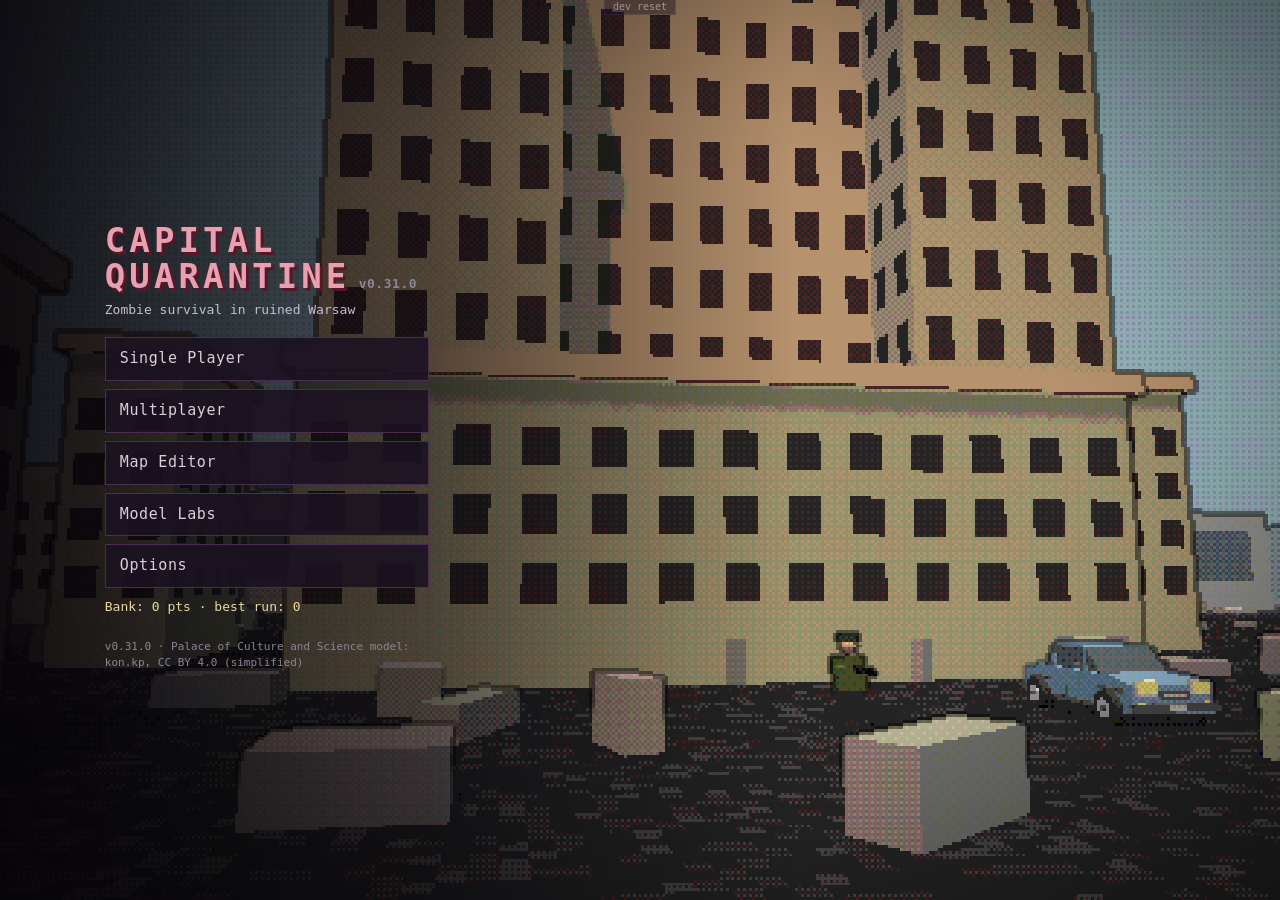
<file: index.html>
<!DOCTYPE html>
<html lang="en">
<head>
<meta charset="utf-8">
<meta name="viewport" content="width=device-width, initial-scale=1">
<meta http-equiv="Content-Security-Policy" content="default-src 'none'; script-src 'self'; style-src 'self'; img-src 'self' data: https://tile.openstreetmap.org https://server.arcgisonline.com; connect-src 'self'; base-uri 'none'; form-action 'none'">
<title>Capital Quarantine — Free Zombie Survival Browser Game</title>
<meta name="description" content="Capital Quarantine: free post-apocalyptic zombie survival shooter in your browser. Top-down isometric pixel-art 3D, ruined Warsaw and the Palace of Culture and Science, day and night cycle, drivable cars with chase and cockpit views, base building with sentry guns and barricades, built-in map editor. No download, no install.">
<meta name="keywords" content="Capital Quarantine, Warsaw zombie game, Warsaw game, zombie survival game, post-apocalyptic browser game, free browser game, HTML5 game, top-down shooter, isometric pixel art, Palace of Culture and Science, Warsaw game, base building game, driving game, tower defense, map editor, three.js game, no download, play online">
<meta name="robots" content="index, follow, max-image-preview:large">
<meta name="author" content="michalstankiewicz4-cell">
<meta name="theme-color" content="#120b18">
<link rel="canonical" href="https://michalstankiewicz4-cell.github.io/VS/">
<link rel="alternate" hreflang="en" href="https://michalstankiewicz4-cell.github.io/VS/">
<link rel="alternate" hreflang="x-default" href="https://michalstankiewicz4-cell.github.io/VS/">
<link rel="icon" type="image/png" href="assets/icon.png">
<meta property="og:type" content="website">
<meta property="og:site_name" content="Capital Quarantine">
<meta property="og:title" content="Capital Quarantine — Free Zombie Survival Browser Game">
<meta property="og:description" content="Survive the zombie apocalypse in ruined Warsaw. Start under the Palace of Culture and Science, shoot, earn points, build your base. Pixel-art 3D, plays in your browser, no download.">
<meta property="og:url" content="https://michalstankiewicz4-cell.github.io/VS/">
<meta property="og:image" content="https://michalstankiewicz4-cell.github.io/VS/assets/og-image.png">
<meta property="og:image:type" content="image/png">
<meta property="og:image:width" content="1200">
<meta property="og:image:height" content="630">
<meta property="og:image:alt" content="Start of Capital Quarantine: the player stands in front of the Palace of Culture and Science as zombies close in">
<meta property="og:locale" content="en_US">
<meta name="twitter:card" content="summary_large_image">
<meta name="twitter:title" content="Capital Quarantine — Free Zombie Survival Browser Game">
<meta name="twitter:description" content="Post-apocalyptic Warsaw, Palace of Culture and Science, zombies, day and night, base building. Play free in your browser.">
<meta name="twitter:image" content="https://michalstankiewicz4-cell.github.io/VS/assets/og-image.png">
<meta name="twitter:image:alt" content="Player in front of the Palace of Culture and Science in Capital Quarantine">
<script type="application/ld+json">
{"@context":"https://schema.org","@type":"VideoGame","name":"Capital Quarantine","url":"https://michalstankiewicz4-cell.github.io/VS/","image":"https://michalstankiewicz4-cell.github.io/VS/assets/og-image.png","description":"Free post-apocalyptic zombie survival shooter in the browser. Top-down isometric pixel-art 3D, ruined Warsaw with the Palace of Culture and Science, day and night cycle, base building and a map editor.","genre":["Survival","Shooter","Zombie","Base building"],"gamePlatform":"Web browser","applicationCategory":"Game","operatingSystem":"Any (HTML5, WebGL)","playMode":"SinglePlayer","inLanguage":["pl","en"],"isAccessibleForFree":true,"offers":{"@type":"Offer","price":"0","priceCurrency":"USD"},"author":{"@type":"Person","name":"michalstankiewicz4-cell","url":"https://github.com/michalstankiewicz4-cell"},"keywords":"zombie survival, post-apocalyptic, Warsaw, Palace of Culture and Science, browser game, pixel art, base building"}
</script>
<link rel="stylesheet" href="css/base.css">
<link rel="stylesheet" href="css/menu.css">
<link rel="stylesheet" href="css/hud.css">
</head>
<body>
<noscript><h1>Capital Quarantine</h1><p>Free post-apocalyptic zombie survival shooter for your browser: top-down isometric pixel-art 3D, ruined Warsaw and the Palace of Culture and Science, day and night cycle, base building with sentry guns, barricades and bunkers, and a built-in map editor. JavaScript and WebGL are required to play.</p></noscript>
<div id="app"></div>
<div id="ui"></div>
<script type="module" src="js/main.js"></script>
</body>
</html>
</file>
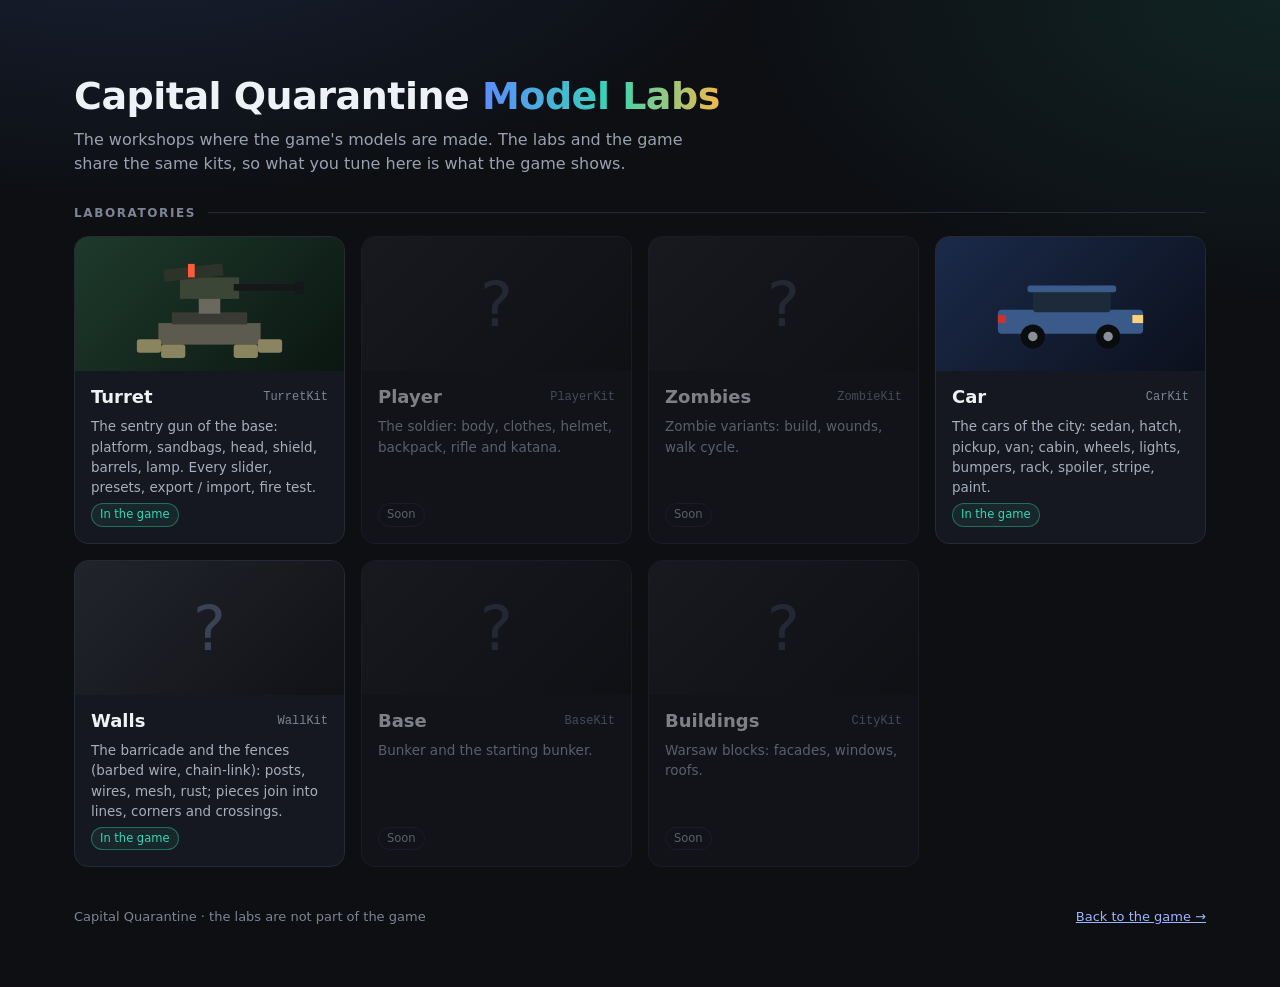
<file: labs.html>
<!DOCTYPE html>
<html lang="en">
<head>
<meta charset="utf-8">
<meta name="viewport" content="width=device-width, initial-scale=1">
<meta http-equiv="Content-Security-Policy" content="default-src 'none'; script-src 'self'; style-src 'self'; img-src 'self' data:; connect-src 'self'; base-uri 'none'; form-action 'none'">
<title>Capital Quarantine — Model Labs</title>
<meta name="description" content="The model labs of Capital Quarantine: the game's models built from code, with sliders, in your browser.">
<meta name="robots" content="noindex">
<link rel="icon" type="image/png" href="assets/icon.png">
<link rel="stylesheet" href="css/lab.css">
</head>
<body class="hub">
<!-- The labs' start screen: a tile for every model lab. The labs and the game share the same kits (js/turretkit/ ...), so what is tuned here is what the game shows. Not part of the game. -->
<main>
  <h1>Capital Quarantine <span>Model Labs</span></h1>
  <p class="lead">The workshops where the game's models are made. The labs and the game share the same kits, so what you tune here is what the game shows.</p>
  <h2>Laboratories</h2>
  <div class="grid" id="labs"></div>
  <footer><span>Capital Quarantine · the labs are not part of the game</span><a href="index.html">Back to the game →</a></footer>
</main>
<script type="module" src="js/labs/hub.js"></script>
</body>
</html>
</file>
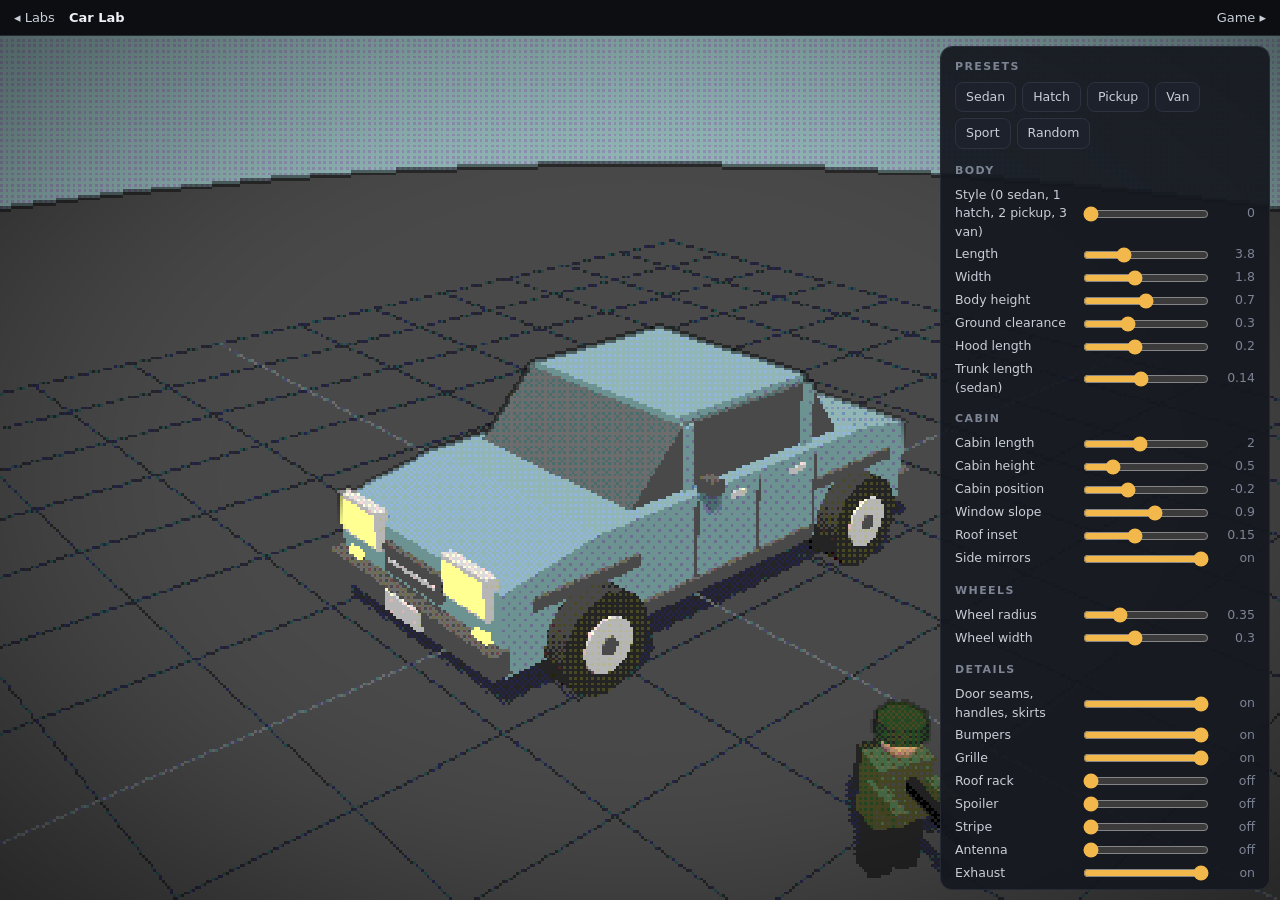
<file: labs/car.html>
<!DOCTYPE html>
<html lang="en">
<head>
<meta charset="utf-8">
<meta name="viewport" content="width=device-width, initial-scale=1">
<meta http-equiv="Content-Security-Policy" content="default-src 'none'; script-src 'self'; style-src 'self'; img-src 'self' data:; connect-src 'self'; base-uri 'none'; form-action 'none'">
<title>Car Lab — Capital Quarantine</title>
<meta name="robots" content="noindex">
<link rel="icon" type="image/png" href="../assets/icon.png">
<link rel="stylesheet" href="../css/lab.css">
</head>
<body class="lab">
<!-- Car lab: the cars (js/carkit/carkit.js) with every parameter on a slider; the script is js/labs/car.js. Not part of the game. -->
<div class="bar"><a href="../labs.html">◂ Labs</a><b>Car Lab</b><span class="sp"></span><a href="../index.html">Game ▸</a></div>
<div id="view"></div>
<div id="panel"></div>
<script type="module" src="../js/labs/car.js"></script>
</body>
</html>
</file>
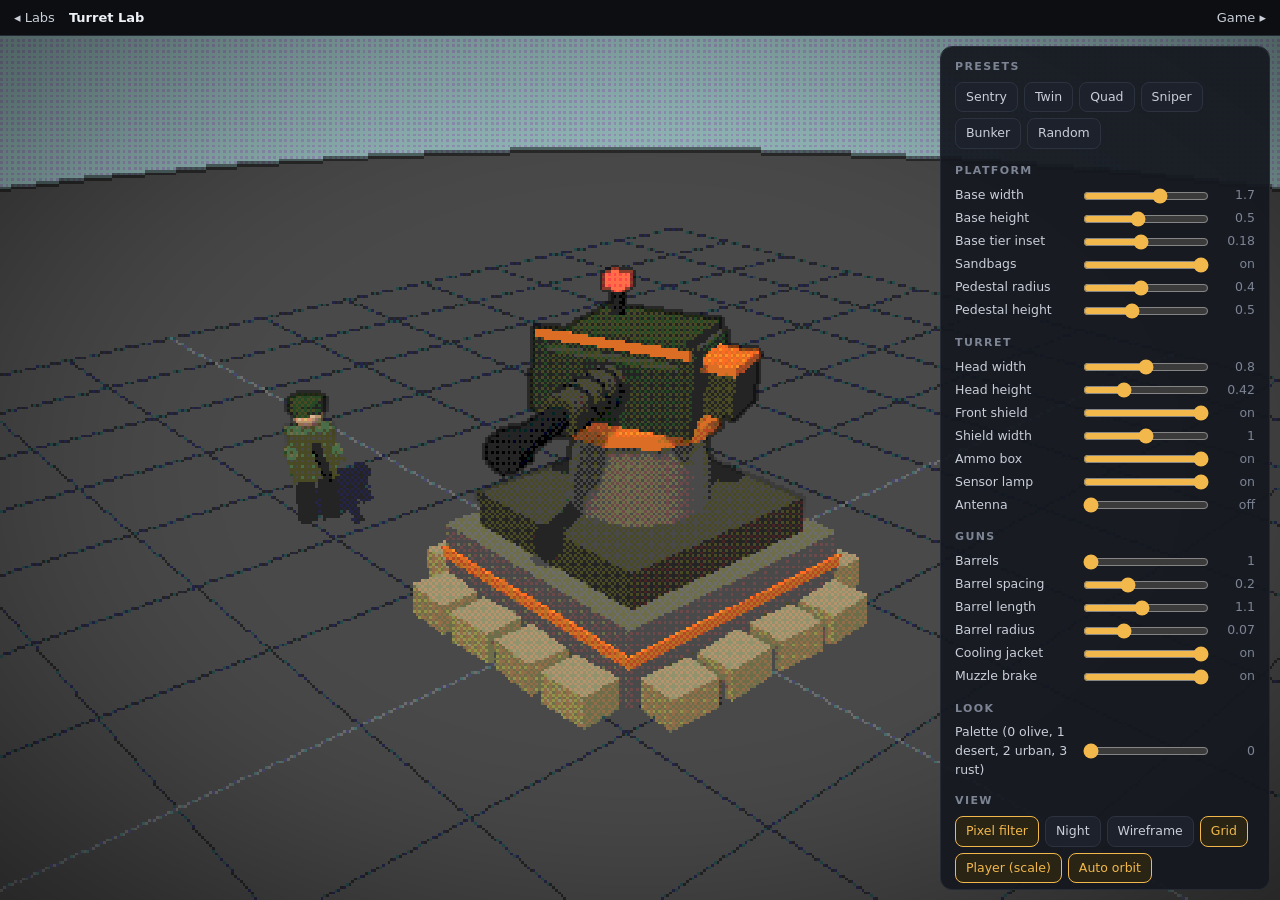
<file: labs/turret.html>
<!DOCTYPE html>
<html lang="en">
<head>
<meta charset="utf-8">
<meta name="viewport" content="width=device-width, initial-scale=1">
<meta http-equiv="Content-Security-Policy" content="default-src 'none'; script-src 'self'; style-src 'self'; img-src 'self' data:; connect-src 'self'; base-uri 'none'; form-action 'none'">
<title>Turret Lab — Capital Quarantine</title>
<meta name="robots" content="noindex">
<link rel="icon" type="image/png" href="../assets/icon.png">
<link rel="stylesheet" href="../css/lab.css">
</head>
<body class="lab">
<!-- Turret lab: the base's sentry gun (js/turretkit/turretkit.js) with every parameter on a slider; the script is js/labs/turret.js. Not part of the game. -->
<div class="bar"><a href="../labs.html">◂ Labs</a><b>Turret Lab</b><span class="sp"></span><a href="../index.html">Game ▸</a></div>
<div id="view"></div>
<div id="panel"></div>
<script type="module" src="../js/labs/turret.js"></script>
</body>
</html>
</file>
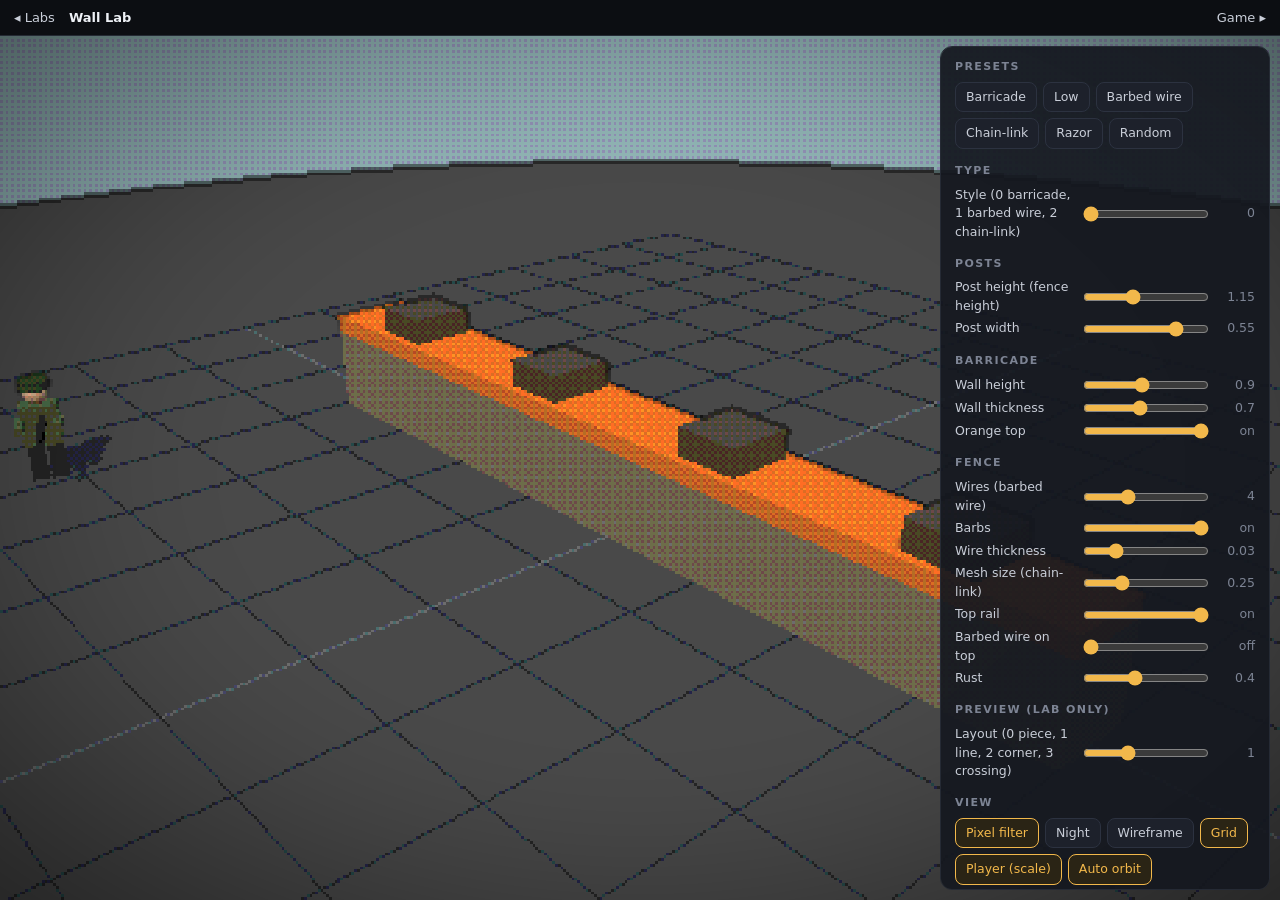
<file: labs/wall.html>
<!DOCTYPE html>
<html lang="en">
<head>
<meta charset="utf-8">
<meta name="viewport" content="width=device-width, initial-scale=1">
<meta http-equiv="Content-Security-Policy" content="default-src 'none'; script-src 'self'; style-src 'self'; img-src 'self' data:; connect-src 'self'; base-uri 'none'; form-action 'none'">
<title>Wall Lab — Capital Quarantine</title>
<meta name="robots" content="noindex">
<link rel="icon" type="image/png" href="../assets/icon.png">
<link rel="stylesheet" href="../css/lab.css">
</head>
<body class="lab">
<!-- Car lab: the barricade and fences (js/wallkit/wallkit.js) with every parameter on a slider; the script is js/labs/wall.js. Not part of the game. -->
<div class="bar"><a href="../labs.html">◂ Labs</a><b>Wall Lab</b><span class="sp"></span><a href="../index.html">Game ▸</a></div>
<div id="view"></div>
<div id="panel"></div>
<script type="module" src="../js/labs/wall.js"></script>
</body>
</html>
</file>
<file: css/base.css>
html,body{margin:0;height:100%;background:#050308;overflow:hidden;color:#d9cfd6;font:13px/1.45 ui-monospace,Consolas,monospace}
#app,#app canvas{position:fixed;inset:0;width:100%;height:100%;display:block}
[hidden]{display:none!important}
button{background:#1c1222;color:#d9cfd6;border:1px solid #4a2d52;padding:5px 10px;font:inherit;cursor:pointer}
button:hover:not(:disabled){border-color:#b0304a}
button:disabled{opacity:.55;cursor:default}
button.on{border-color:#e8a0b0;background:#2c1630}
input[type=range]{width:100%;accent-color:#b0304a}
pre{margin:4px 0;white-space:pre-wrap;color:#b9d0b9;font:inherit}
.note{color:#8f8396;margin:4px 0;white-space:pre-line}
.btns{display:flex;gap:8px;justify-content:center;flex-wrap:wrap;margin-top:10px}
</file>
<file: css/menu.css>
/* Start / pause / options overlay. The 3D showcase renders behind it. */
#menu{position:fixed;inset:0;z-index:5;display:flex;align-items:center;background:linear-gradient(90deg,rgba(5,3,8,.88) 0,rgba(5,3,8,.55) 34%,rgba(5,3,8,0) 62%)}
#menu[data-screen=pause],#menu[data-screen=dead],#menu[data-screen=options]{background:rgba(5,3,8,.6)}
#menu[data-screen=pause],#menu[data-screen=dead]{justify-content:center}
#menu[data-screen=options]{justify-content:center}
.screen{width:min(380px,calc(100vw - 32px));box-sizing:border-box;padding:24px 28px;margin-left:clamp(16px,6vw,90px)}
#menu[data-screen=pause] .screen,#menu[data-screen=dead] .screen,#menu[data-screen=options] .screen{margin-left:0;background:#120b18;border:1px solid #4a2d52;text-align:center}
#menu[data-screen=options] .screen{width:min(560px,calc(100vw - 24px));max-height:calc(100vh - 24px);overflow:auto}
.logo .ver{font-size:13px;letter-spacing:.04em;color:#8f8396;text-shadow:none;vertical-align:baseline}
.logo{margin:0 0 6px;font-size:34px;line-height:1.05;letter-spacing:.12em;color:#e8a0b0;text-shadow:3px 3px 0 #5a1626}
.screen h2{margin:0 0 14px;font-size:20px;color:#e8a0b0;letter-spacing:.06em}
.screen p{margin:6px 0;color:#c9bcd0;white-space:pre-line}
.stack{display:flex;flex-direction:column;gap:8px;margin:18px 0 10px}
.stack button{padding:10px 14px;font-size:15px;text-align:left;letter-spacing:.04em;background:rgba(28,18,34,.9)}
#menu[data-screen=pause] .stack button,#menu[data-screen=dead] .stack button,#menu[data-screen=options] .stack button{text-align:center}
.stack button:hover:not(:disabled){background:#2c1630;padding-left:20px}
.stack button.sub{color:#a89aae}
.soonbtn{display:flex;justify-content:space-between;align-items:center}
.badge{font-size:11px;color:#e8d8a0;border:1px solid #6a5a2a;padding:0 6px}
.info{color:#e8d8a0!important}
.foot{margin-top:22px!important;font-size:11px;color:#8f8396!important}
/* options */
.tabs{display:flex;flex-wrap:wrap;gap:6px;justify-content:center;margin-bottom:12px}
.tab{padding:5px 10px}
.tabbody{text-align:left}
.tabbody h3{margin:14px 0 4px;font-size:13px;color:#c9b5d6}
.orow{display:grid;grid-template-columns:minmax(0,190px) 1fr 52px;gap:8px;align-items:center;margin:6px 0}
.orow .val{text-align:right;color:#8f8396}
.orow.chk{grid-template-columns:22px 1fr}
.orow.col{grid-template-columns:1fr;gap:4px}
.choices{display:flex;gap:6px;flex-wrap:wrap}
.keyrow{grid-template-columns:1fr auto}
.keys{display:flex;gap:6px}
.key{min-width:92px;text-align:center}
@media (max-width:640px){.orow{grid-template-columns:1fr 1fr 44px}.logo{font-size:26px}}
</file>
<file: css/hud.css>
/* In-game HUD, base builder and map editor panels. */
#devreset{position:fixed;left:50%;top:0;transform:translateX(-50%);z-index:7;padding:0 8px;font-size:10px;line-height:14px;opacity:.45;border-top:0}
#devreset:hover,#devreset.on{opacity:1}
#top{position:fixed;left:50%;top:22px;transform:translateX(-50%);z-index:2;text-align:center;pointer-events:none;min-width:260px}
#hpbar{height:10px;background:#2a1018;border:1px solid #5a2030}
#hpbar i{display:block;height:100%;width:100%;background:#c01838}
#run{margin-top:4px;color:#e8d8e0;text-shadow:0 0 3px #000;white-space:pre}
#hint{position:fixed;left:10px;bottom:8px;z-index:2;color:#8f8396;text-shadow:0 0 3px #000;pointer-events:none;font-size:11px}
#fps{position:fixed;left:10px;top:10px;z-index:6;color:#e8a0b0;text-shadow:0 0 3px #000;pointer-events:none}
#build,#ed,#edr{position:fixed;left:50%;bottom:16px;transform:translateX(-50%);z-index:2;background:rgba(8,5,12,.82);border:1px solid #3a2740;padding:10px 14px;text-align:center}
#build{left:auto;right:12px;top:12px;bottom:auto;transform:none;width:min(280px,calc(100vw - 24px));box-sizing:border-box;text-align:left}
#build .btns{flex-direction:column;align-items:stretch;margin-top:6px}
#build .btns button{text-align:left}
#bank{color:#e8d8a0;margin-bottom:4px}
#ed,#edr{top:12px;bottom:auto;transform:none;width:min(300px,calc(46vw - 18px));box-sizing:border-box}
#ed{left:12px;right:auto}
#edr{left:auto;right:12px}
#ed .tools,#edr .tools{flex-direction:column;align-items:stretch;margin-top:0}
#ed .tools button,#edr .tools button{text-align:left}
#ed .row,#edr .row{display:grid;grid-template-columns:90px 1fr 34px;gap:6px;align-items:center;margin:4px 0;text-align:left}
#ed .row span:last-child,#edr .row span:last-child{text-align:right;color:#8f8396}
#ed textarea,#edr textarea{width:100%;box-sizing:border-box;background:#120b18;color:#d9cfd6;border:1px solid #4a2d52;font:11px ui-monospace,Consolas,monospace;margin-top:6px}
#edbar{position:fixed;z-index:3;display:flex;flex-direction:column;gap:4px;padding:6px;background:rgba(8,5,12,.9);border:1px solid #3a2740}
#edbar button{padding:4px 10px;text-align:left}
#ed details.under,#edr details.under{margin:6px 0;text-align:left}
#ed details.under summary,#edr details.under summary{cursor:pointer;color:#c9b5d6}
#ed,#edr{max-height:calc(100vh - 24px);overflow:auto}
#inv{position:fixed;left:12px;top:50%;transform:translateY(-50%);z-index:3;width:min(250px,calc(100vw - 24px));box-sizing:border-box;background:rgba(8,5,12,.86);border:1px solid #3a2740;padding:10px 14px;color:#d9cfd6}
#inv h4{margin:0 0 6px;color:#e8d8a0;font-size:14px}
#inv h5{margin:10px 0 4px;color:#c9b5d6;font-size:11px;text-transform:uppercase;letter-spacing:.06em}
#inv .slots{display:grid;grid-template-columns:repeat(4,1fr);gap:6px;margin-bottom:6px}
#inv .cell{aspect-ratio:1;border:1px solid #4a2d52;background:#120b18;display:flex;flex-direction:column;align-items:center;justify-content:center;gap:4px;font-size:8px;line-height:1.1;text-align:center;color:#d9cfd6;padding:2px;overflow:hidden}
#inv .cell.empty{border-style:dashed}
#inv .pic{display:block;width:26px;height:14px;border:1px solid #000}
#inv .pic.long{width:34px;height:6px}
#inv .pic.tube{width:24px;height:8px;border-radius:2px}
#inv .pic.dome{width:22px;height:12px;border-radius:11px 11px 2px 2px}
#inv .pic.box{width:22px;height:20px}
#inv .pic.legs{width:16px;height:22px}
#inv .invkey{margin-top:8px;color:#8f8396;font-size:11px}
#inv .cell.item{cursor:pointer;position:relative}
#inv .cell.item:hover{border-color:#c9b5d6}
#inv .cell.item.none{opacity:.35}
#inv .cell.item em{font-style:normal;color:#e8d8a0}
#inv .cell.item small{position:absolute;right:3px;top:2px;color:#8f8396;font-size:8px}
#inv .pic.bandage{width:20px;height:10px;border-radius:2px;background-image:linear-gradient(#c01838,#c01838);background-size:4px 100%;background-repeat:no-repeat;background-position:center}
#inv .cell.item.sel{border-color:#e8d8a0;background:#1f1428}
</file>
<file: css/lab.css>
/* The model labs: the start screen (labs.html) and the lab pages (labs/*.html). A workshop look, not the game's. */
:root{color-scheme:dark;--bg:#0d0f13;--card:#151820;--line:#252a34;--text:#c9ced8;--head:#eef1f6;--dim:#7d8494;--lab:#f2b84b;--game:#36d6b5}
*{box-sizing:border-box}
html,body{margin:0;min-height:100%;background:var(--bg);color:var(--text);font:14px/1.5 system-ui,Segoe UI,Roboto,sans-serif}
body.hub{background:radial-gradient(1100px 500px at 10% -10%,rgba(91,140,255,.14),transparent 60%),radial-gradient(900px 500px at 100% 0%,rgba(54,214,181,.10),transparent 60%),var(--bg)}
a{color:#9fb4ff}
/* top bar on every lab page */
.bar{position:fixed;left:0;right:0;top:0;height:36px;z-index:5;display:flex;align-items:center;gap:14px;padding:0 14px;background:rgba(13,15,19,.92);border-bottom:1px solid var(--line);font-size:13px}
.bar a{color:var(--text);text-decoration:none}.bar a:hover{color:#fff}
.bar b{color:var(--head)}.bar .sp{flex:1}.bar .ver{color:var(--dim);font-size:12px}
/* start screen */
main{max-width:1180px;margin:0 auto;padding:76px 24px 60px}
h1{margin:0;font-size:38px;line-height:1.1;letter-spacing:-.5px;color:var(--head)}
h1 span{background:linear-gradient(90deg,#5b8cff,#36d6b5 55%,#f2b84b);-webkit-background-clip:text;background-clip:text;color:transparent}
.lead{margin:10px 0 28px;max-width:640px;color:#9aa1b0;font-size:16px}
h2{display:flex;align-items:center;gap:12px;margin:28px 0 14px;font-size:12px;letter-spacing:1.6px;text-transform:uppercase;color:var(--dim)}
h2::after{content:"";flex:1;height:1px;background:var(--line)}
.grid{display:grid;grid-template-columns:repeat(auto-fill,minmax(260px,1fr));gap:16px}
.tile{display:flex;flex-direction:column;border:1px solid var(--line);border-radius:14px;background:var(--card);color:inherit;text-decoration:none;overflow:hidden;transition:transform .18s,border-color .18s}
a.tile:hover{transform:translateY(-3px);border-color:#3a4256}
.tile.soon{opacity:.5}
.art{aspect-ratio:16/8;position:relative;overflow:hidden}
.art svg{position:absolute;inset:0;width:100%;height:100%}
.art.turret{background:linear-gradient(135deg,#1e3a2c,#0b1611)}.art.car{background:linear-gradient(135deg,#1b2a4a,#0b101c)}.art.wall{background:linear-gradient(135deg,#3a3a2a,#14140e)}.art.soon{background:linear-gradient(135deg,#22242c,#101216)}
.tbody{padding:12px 16px 16px;display:flex;flex-direction:column;gap:6px;flex:1}
.tname{display:flex;justify-content:space-between;gap:8px;font-size:18px;font-weight:600;color:var(--head)}
.tname small{font:12px ui-monospace,Consolas,monospace;color:var(--dim);align-self:center}
.tdesc{font-size:13.5px;color:#a7adbb;flex:1}
.tag{align-self:flex-start;font-size:11.5px;padding:2px 8px;border-radius:999px;border:1px solid var(--line);color:#a7adbb}
.tag.game{color:var(--game);border-color:rgba(54,214,181,.4);background:rgba(54,214,181,.08)}
.tag.lab{color:var(--lab);border-color:rgba(242,184,75,.4);background:rgba(242,184,75,.08)}
footer{margin-top:40px;color:var(--dim);font-size:13px;display:flex;justify-content:space-between;gap:12px;flex-wrap:wrap}
/* a lab page: the view fills the screen, the panel floats on the right */
body.lab{overflow:hidden;height:100%}
#view{position:fixed;left:0;right:0;top:36px;bottom:0}
#view canvas{display:block;width:100%;height:100%}
#panel{position:fixed;right:10px;top:46px;bottom:10px;width:min(330px,calc(100vw - 20px));overflow:auto;background:rgba(21,24,32,.93);border:1px solid var(--line);border-radius:12px;padding:12px 14px}
#panel h3{margin:14px 0 6px;font-size:11px;letter-spacing:1.4px;text-transform:uppercase;color:var(--dim)}
#panel h3:first-child{margin-top:0}
.row{display:grid;grid-template-columns:118px 1fr 40px;gap:8px;align-items:center;margin:3px 0;font-size:12.5px}
.row span:last-child{text-align:right;color:var(--dim)}
.row.t{grid-template-columns:1fr auto}
.btns{display:flex;flex-wrap:wrap;gap:6px;margin:6px 0}
button{background:#1d212b;color:var(--text);border:1px solid #2c3240;border-radius:8px;padding:5px 10px;font:inherit;font-size:12.5px;cursor:pointer}
button:hover{border-color:#5b8cff;color:#fff}button.on{border-color:var(--lab);color:var(--lab);background:#2a2415}
input[type=range]{width:100%;accent-color:#f2b84b}
textarea{width:100%;height:92px;background:#0f1218;color:#b9d0b9;border:1px solid var(--line);border-radius:8px;font:11px ui-monospace,Consolas,monospace;padding:6px}
.stats{color:var(--dim);font:12px ui-monospace,Consolas,monospace;margin-top:8px;white-space:pre-line}
.hint{color:var(--dim);font-size:12px;margin:4px 0}
#msg{color:#9fe8de;font-size:12px;min-height:16px}
@media (max-width:640px){#panel{top:auto;height:46vh}h1{font-size:30px}}
</file>
